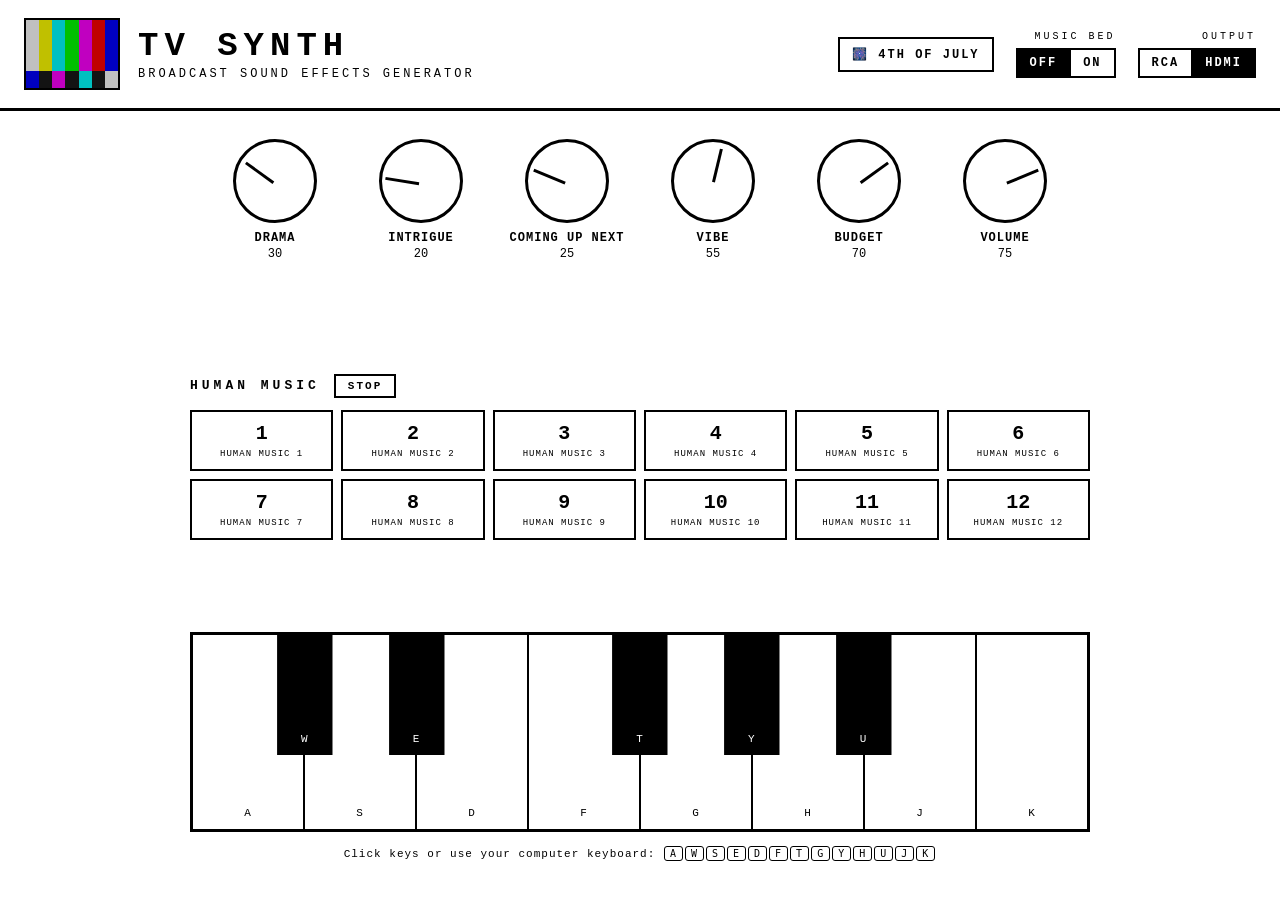
<file: index.html>
<!DOCTYPE html>
<html lang="en">
<head>
  <meta charset="UTF-8" />
  <meta name="viewport" content="width=device-width, initial-scale=1.0" />
  <title>TV SYNTH</title>
  <link rel="stylesheet" href="styles.css" />
</head>
<body>
  <header class="topbar">
    <div class="logo" aria-label="NTSC test pattern logo">
      <!-- SMPTE-style color bars -->
      <div class="bars">
        <span style="background:#c0c0c0"></span>
        <span style="background:#c0c000"></span>
        <span style="background:#00c0c0"></span>
        <span style="background:#00c000"></span>
        <span style="background:#c000c0"></span>
        <span style="background:#c00000"></span>
        <span style="background:#0000c0"></span>
      </div>
      <div class="bars bars-lower">
        <span style="background:#0000c0"></span>
        <span style="background:#131313"></span>
        <span style="background:#c000c0"></span>
        <span style="background:#131313"></span>
        <span style="background:#00c0c0"></span>
        <span style="background:#131313"></span>
        <span style="background:#c0c0c0"></span>
      </div>
    </div>
    <div class="titleblock">
      <h1>TV&nbsp;SYNTH</h1>
      <p class="subtitle">broadcast sound effects generator</p>
    </div>
    <div class="toggles">
      <button class="fw-open" id="fireworksOpen" type="button" aria-label="Fourth of July fireworks">🎆&nbsp;4TH&nbsp;OF&nbsp;JULY</button>
      <div class="output" role="group" aria-label="Music bed">
        <span class="output-label">MUSIC BED</span>
        <div class="toggle" id="musicToggle" role="switch" aria-checked="false" tabindex="0">
          <button class="opt is-on" data-music="off" type="button">OFF</button>
          <button class="opt" data-music="on" type="button">ON</button>
        </div>
      </div>
      <div class="output" role="group" aria-label="Output">
        <span class="output-label">OUTPUT</span>
        <div class="toggle" id="outputToggle" role="switch" aria-checked="true" tabindex="0">
          <button class="opt" data-out="rca" type="button">RCA</button>
          <button class="opt is-on" data-out="hdmi" type="button">HDMI</button>
        </div>
      </div>
    </div>
  </header>

  <main>
    <section class="panel" aria-label="Parameters">
      <div class="params" id="params"><!-- knobs injected here --></div>
    </section>

    <section class="panel human-music" aria-label="Human Music">
      <div class="hm-head">
        <span class="hm-title">HUMAN MUSIC</span>
        <button class="hm-stop" id="humanMusicStop" type="button">STOP</button>
      </div>
      <div class="hm-grid" id="humanMusic"><!-- song buttons injected here --></div>
    </section>

    <section class="keyboard-wrap" aria-label="Keyboard">
      <div class="keyboard" id="keyboard"><!-- keys injected here --></div>
      <p class="hint">Click keys or use your computer keyboard:
        <kbd>A</kbd><kbd>W</kbd><kbd>S</kbd><kbd>E</kbd><kbd>D</kbd><kbd>F</kbd><kbd>T</kbd><kbd>G</kbd><kbd>Y</kbd><kbd>H</kbd><kbd>U</kbd><kbd>J</kbd><kbd>K</kbd>
      </p>
    </section>
  </main>

  <div class="fireworks-overlay" id="fireworks" hidden>
    <canvas id="fireworksCanvas"></canvas>
    <div class="fw-greeting">HAPPY&nbsp;4<span class="fw-sup">TH</span>&nbsp;OF&nbsp;JULY</div>
    <button class="fw-back" id="fireworksBack" type="button">← BACK</button>
  </div>

  <script src="synth.js"></script>
</body>
</html>
</file>
<file: styles.css>
:root {
  --ink: #000;
  --paper: #fff;
  --line: #000;
}

* { box-sizing: border-box; }

html, body {
  margin: 0;
  height: 100%;
  background: var(--paper);
  color: var(--ink);
  font-family: "Courier New", ui-monospace, monospace;
}

body {
  display: flex;
  flex-direction: column;
  min-height: 100vh;
}

/* ---------- Top bar / logo ---------- */
.topbar {
  display: flex;
  align-items: center;
  gap: 18px;
  padding: 18px 24px;
  border-bottom: 3px solid var(--line);
}

.logo {
  width: 96px;
  height: 72px;
  border: 2px solid var(--line);
  overflow: hidden;
  flex: 0 0 auto;
}

.bars {
  display: flex;
  height: 75%;
}
.bars.bars-lower { height: 25%; }
.bars span { flex: 1; }

.titleblock h1 {
  margin: 0;
  font-size: 34px;
  letter-spacing: 6px;
  font-weight: 700;
}
.subtitle {
  margin: 2px 0 0;
  font-size: 12px;
  letter-spacing: 3px;
  text-transform: uppercase;
}

/* ---------- Toggles (music bed + output) ---------- */
.toggles {
  margin-left: auto;
  display: flex;
  gap: 22px;
}
.output {
  display: flex;
  flex-direction: column;
  align-items: flex-end;
  gap: 6px;
}
.output-label {
  font-size: 10px;
  letter-spacing: 3px;
}
.toggle {
  display: flex;
  border: 2px solid var(--line);
}
.toggle .opt {
  font-family: inherit;
  font-size: 12px;
  letter-spacing: 2px;
  font-weight: 700;
  padding: 6px 12px;
  border: none;
  background: var(--paper);
  color: var(--ink);
  cursor: pointer;
}
.toggle .opt + .opt { border-left: 2px solid var(--line); }
.toggle .opt.is-on { background: var(--ink); color: var(--paper); }

/* ---------- Fourth of July button + overlay ---------- */
.fw-open {
  align-self: center;
  font-family: inherit;
  font-size: 12px;
  font-weight: 700;
  letter-spacing: 2px;
  padding: 8px 12px;
  border: 2px solid var(--line);
  background: var(--paper);
  color: var(--ink);
  cursor: pointer;
  white-space: nowrap;
}
.fw-open:hover { background: var(--ink); color: var(--paper); }

.fireworks-overlay {
  position: fixed;
  inset: 0;
  z-index: 1000;
  background: #05060f;
  overflow: hidden;
}
.fireworks-overlay[hidden] { display: none; }
.fireworks-overlay canvas {
  position: absolute;
  inset: 0;
  width: 100%;
  height: 100%;
  display: block;
}
.fw-greeting {
  position: absolute;
  top: 8%;
  left: 0;
  right: 0;
  text-align: center;
  font-family: "Courier New", ui-monospace, monospace;
  font-weight: 700;
  font-size: clamp(24px, 6vw, 64px);
  letter-spacing: 4px;
  color: #fff;
  text-shadow: 0 0 12px rgba(255,255,255,0.5),
               -2px 0 0 #d21f26, 2px 0 0 #2b4cff;
  pointer-events: none;
  animation: fwGlow 2s ease-in-out infinite alternate;
}
.fw-sup { font-size: 0.5em; vertical-align: super; }
@keyframes fwGlow {
  from { opacity: 0.82; }
  to   { opacity: 1; }
}
.fw-back {
  position: absolute;
  top: 18px;
  left: 18px;
  font-family: "Courier New", ui-monospace, monospace;
  font-size: 13px;
  font-weight: 700;
  letter-spacing: 2px;
  padding: 8px 14px;
  border: 2px solid #fff;
  background: rgba(0,0,0,0.35);
  color: #fff;
  cursor: pointer;
}
.fw-back:hover { background: #fff; color: #000; }
@media (prefers-reduced-motion: reduce) {
  .fw-greeting { animation: none; }
}

/* ---------- Main ---------- */
main {
  flex: 1;
  display: flex;
  flex-direction: column;
  justify-content: space-between;
}

.panel {
  padding: 28px 24px;
}

.params {
  display: flex;
  flex-wrap: wrap;
  gap: 26px;
  justify-content: center;
}

.knob {
  width: 120px;
  text-align: center;
  user-select: none;
}

.knob .dial {
  width: 84px;
  height: 84px;
  margin: 0 auto 8px;
  border: 3px solid var(--line);
  border-radius: 50%;
  position: relative;
  cursor: ns-resize;
  background: var(--paper);
  touch-action: none;
}

.knob .dial::after {
  /* indicator line */
  content: "";
  position: absolute;
  left: 50%;
  top: 6px;
  width: 3px;
  height: 34px;
  background: var(--line);
  transform-origin: 50% 36px;
  transform: translateX(-50%) rotate(var(--angle, -135deg));
}

.knob .label {
  font-size: 12px;
  letter-spacing: 1px;
  text-transform: uppercase;
  font-weight: 700;
}
.knob .value {
  font-size: 12px;
  margin-top: 2px;
}

/* ---------- Human Music ---------- */
.human-music {
  padding: 8px 24px 4px;
}
.hm-head {
  display: flex;
  align-items: center;
  gap: 14px;
  max-width: 900px;
  margin: 0 auto 12px;
}
.hm-title {
  font-size: 13px;
  font-weight: 700;
  letter-spacing: 4px;
}
.hm-stop {
  font-family: inherit;
  font-size: 11px;
  letter-spacing: 2px;
  font-weight: 700;
  padding: 4px 12px;
  border: 2px solid var(--line);
  background: var(--paper);
  color: var(--ink);
  cursor: pointer;
}
.hm-stop:hover { background: var(--ink); color: var(--paper); }

.hm-grid {
  display: grid;
  grid-template-columns: repeat(6, 1fr);
  gap: 8px;
  max-width: 900px;
  margin: 0 auto;
}
.hm-btn {
  font-family: inherit;
  color: var(--ink);
  background: var(--paper);
  border: 2px solid var(--line);
  padding: 10px 6px;
  cursor: pointer;
  display: flex;
  flex-direction: column;
  align-items: center;
  gap: 4px;
  -webkit-tap-highlight-color: transparent;
}
.hm-btn .hm-num {
  font-size: 20px;
  font-weight: 700;
  font-variant-numeric: tabular-nums;
}
.hm-btn .hm-name {
  font-size: 9px;
  letter-spacing: 1px;
  text-transform: uppercase;
}
.hm-btn:hover { background: #eee; }
.hm-btn.is-on {
  background: var(--ink);
  color: var(--paper);
}

@media (max-width: 640px) {
  .hm-grid { grid-template-columns: repeat(4, 1fr); }
  .hm-btn .hm-name { display: none; }
}

/* ---------- Keyboard ---------- */
.keyboard-wrap {
  padding: 12px 24px 28px;
}

.keyboard {
  position: relative;
  display: flex;
  height: 200px;
  max-width: 900px;
  margin: 0 auto;
  border: 3px solid var(--line);
}

.key {
  position: relative;
  cursor: pointer;
  -webkit-tap-highlight-color: transparent;
}

.key.white {
  flex: 1;
  background: var(--paper);
  border-right: 2px solid var(--line);
  display: flex;
  align-items: flex-end;
  justify-content: center;
  padding-bottom: 10px;
}
.key.white:last-child { border-right: none; }

.key.black {
  position: absolute;
  top: 0;
  width: 6.2%;
  height: 62%;
  background: var(--ink);
  color: var(--paper);
  border: 2px solid var(--line);
  z-index: 2;
  transform: translateX(-50%);
  display: flex;
  align-items: flex-end;
  justify-content: center;
  padding-bottom: 8px;
  font-size: 10px;
}

.key .kb {
  font-size: 11px;
  letter-spacing: 1px;
  pointer-events: none;
}

.key.active { background: #000; color: #fff; }
.key.black.active { background: #555; }

.hint {
  text-align: center;
  font-size: 11px;
  margin-top: 14px;
  letter-spacing: 1px;
}
kbd {
  display: inline-block;
  border: 1px solid var(--line);
  border-radius: 3px;
  padding: 1px 5px;
  margin: 0 1px;
  font-size: 10px;
}

@media (max-width: 640px) {
  .titleblock h1 { font-size: 24px; letter-spacing: 3px; }
  .keyboard { height: 150px; }
}
</file>
